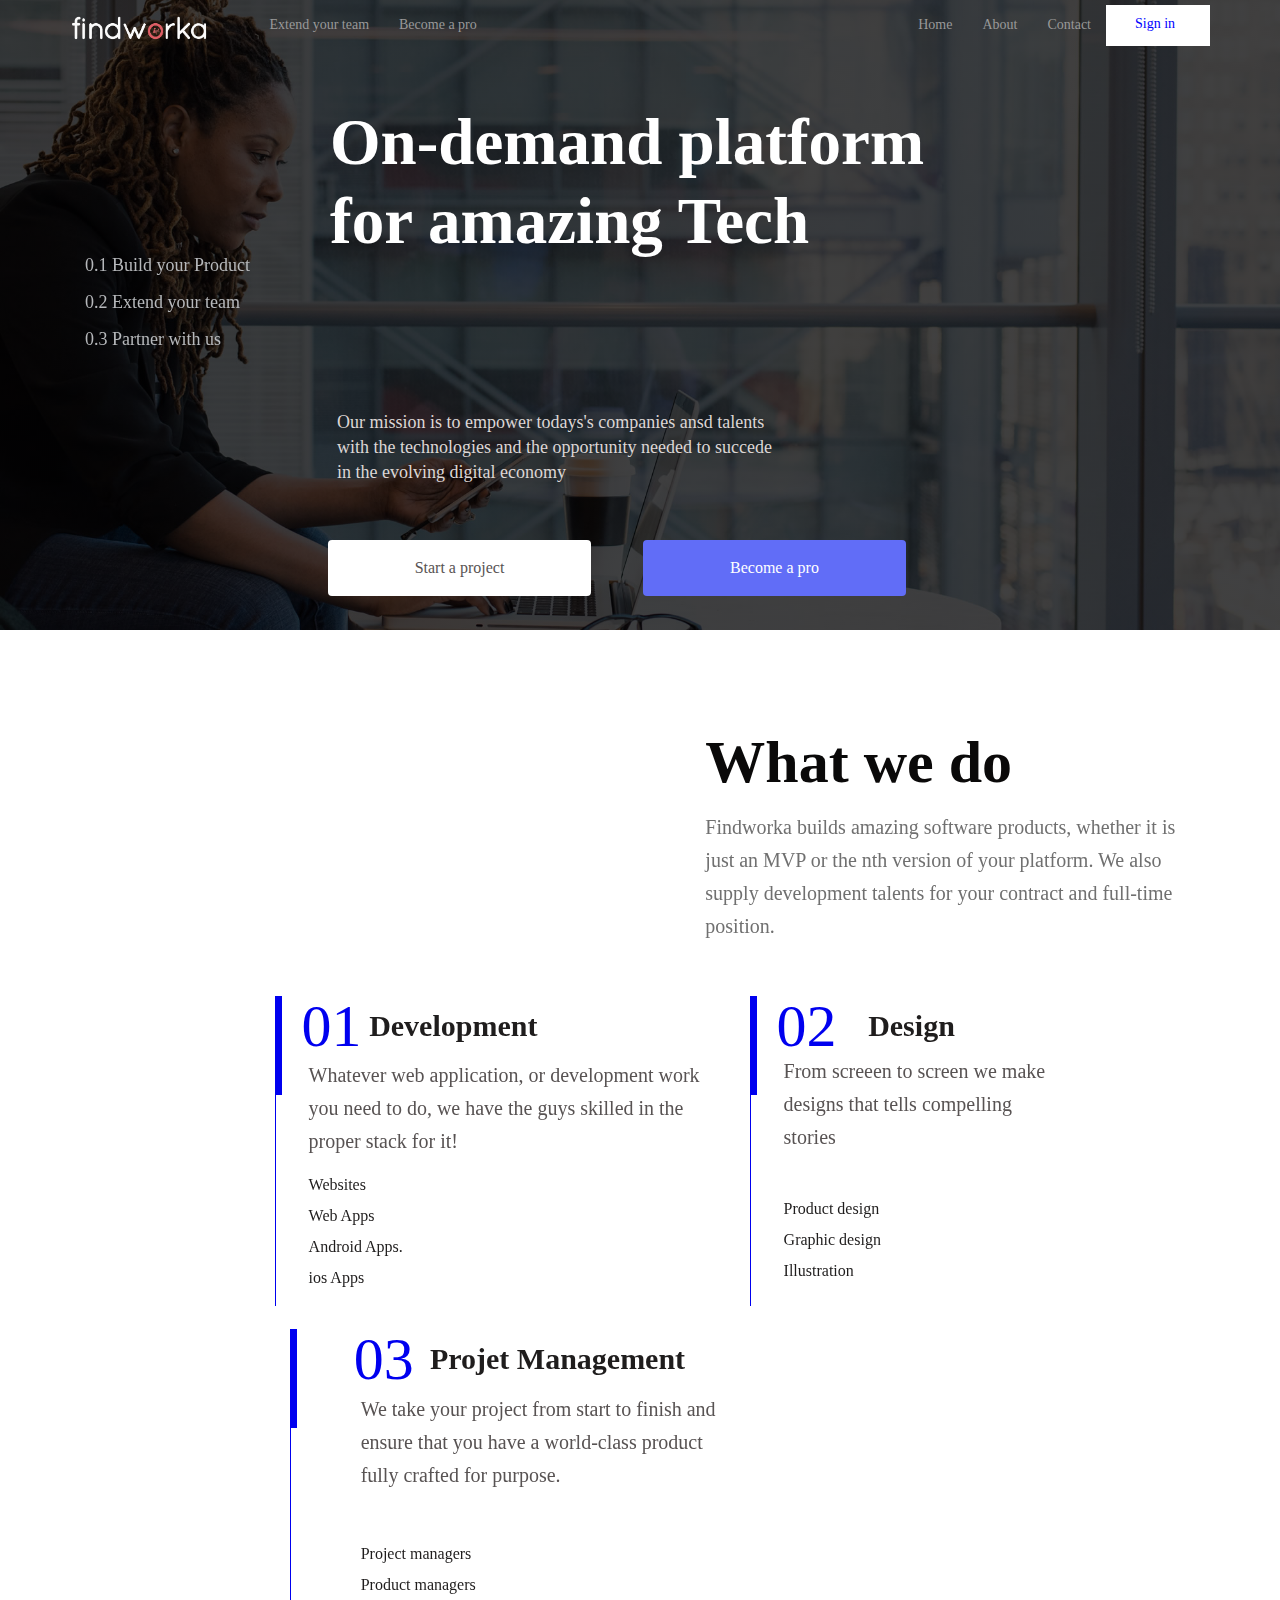
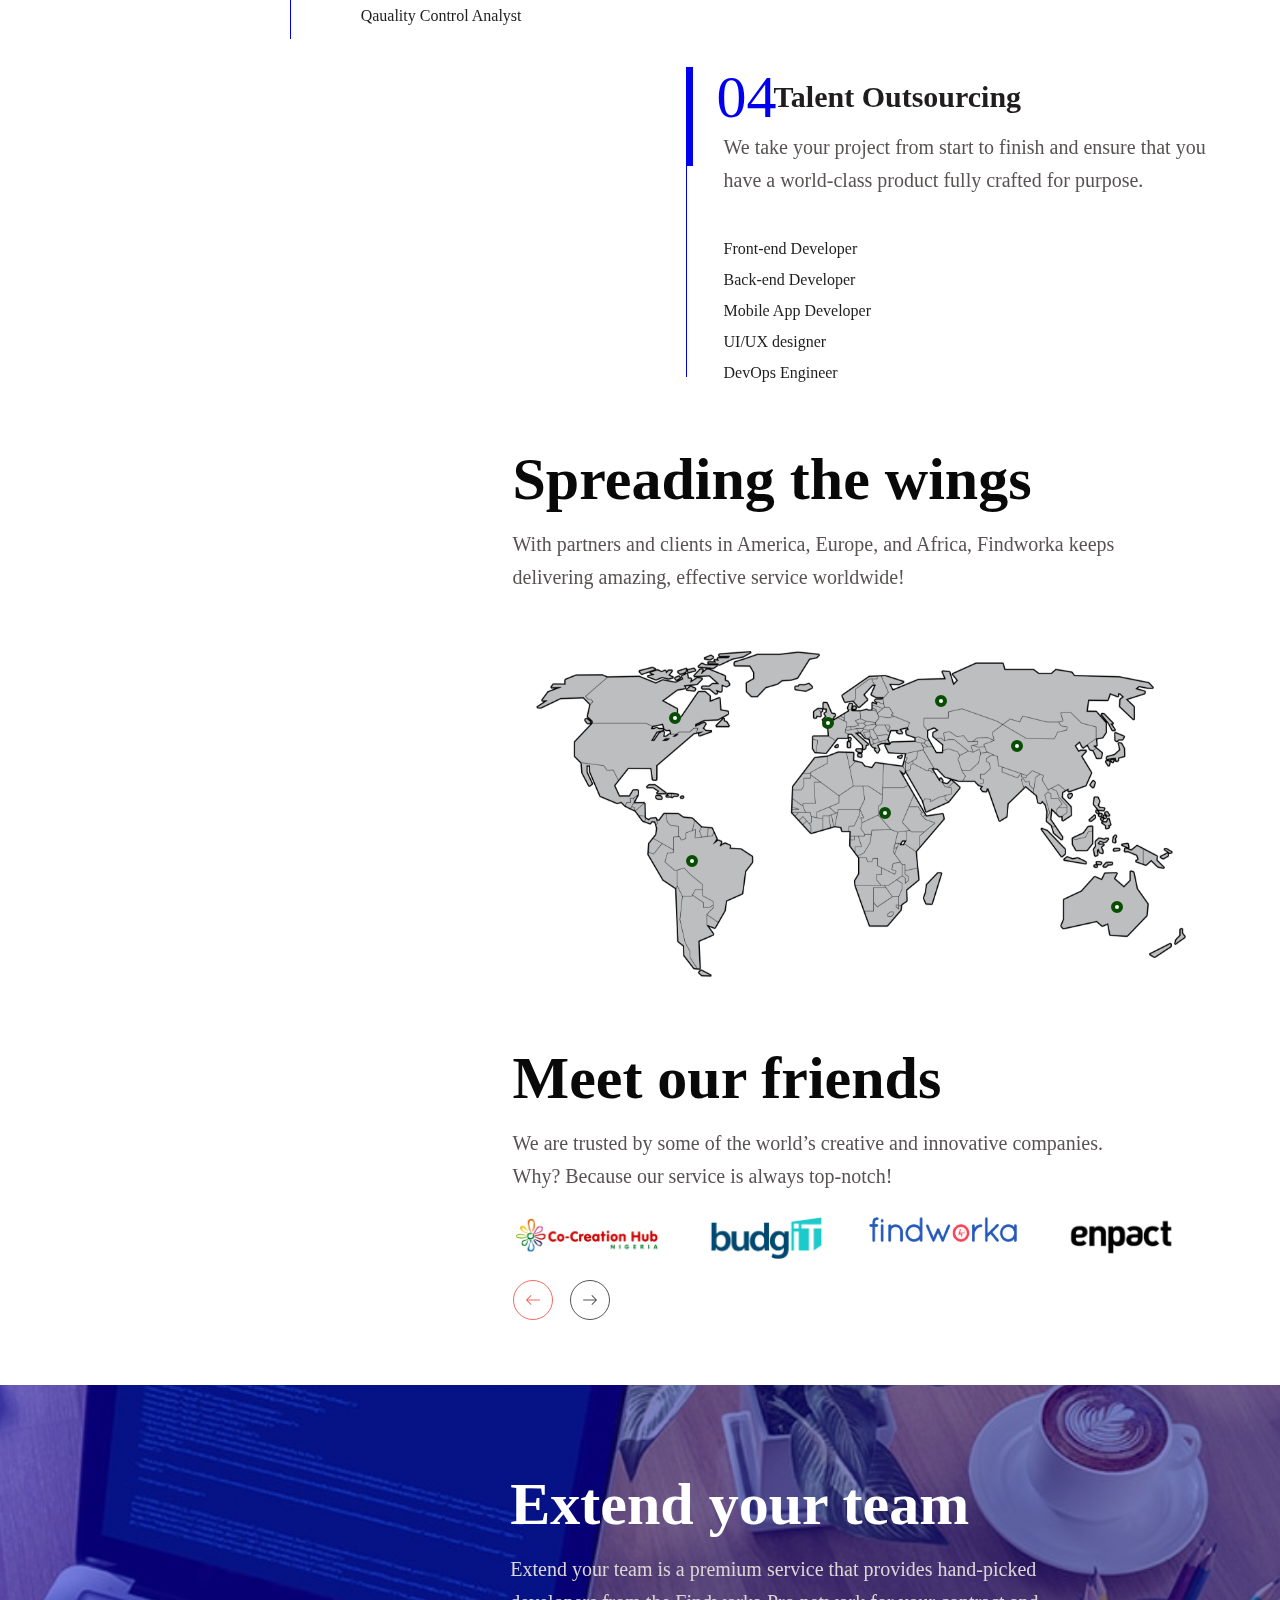
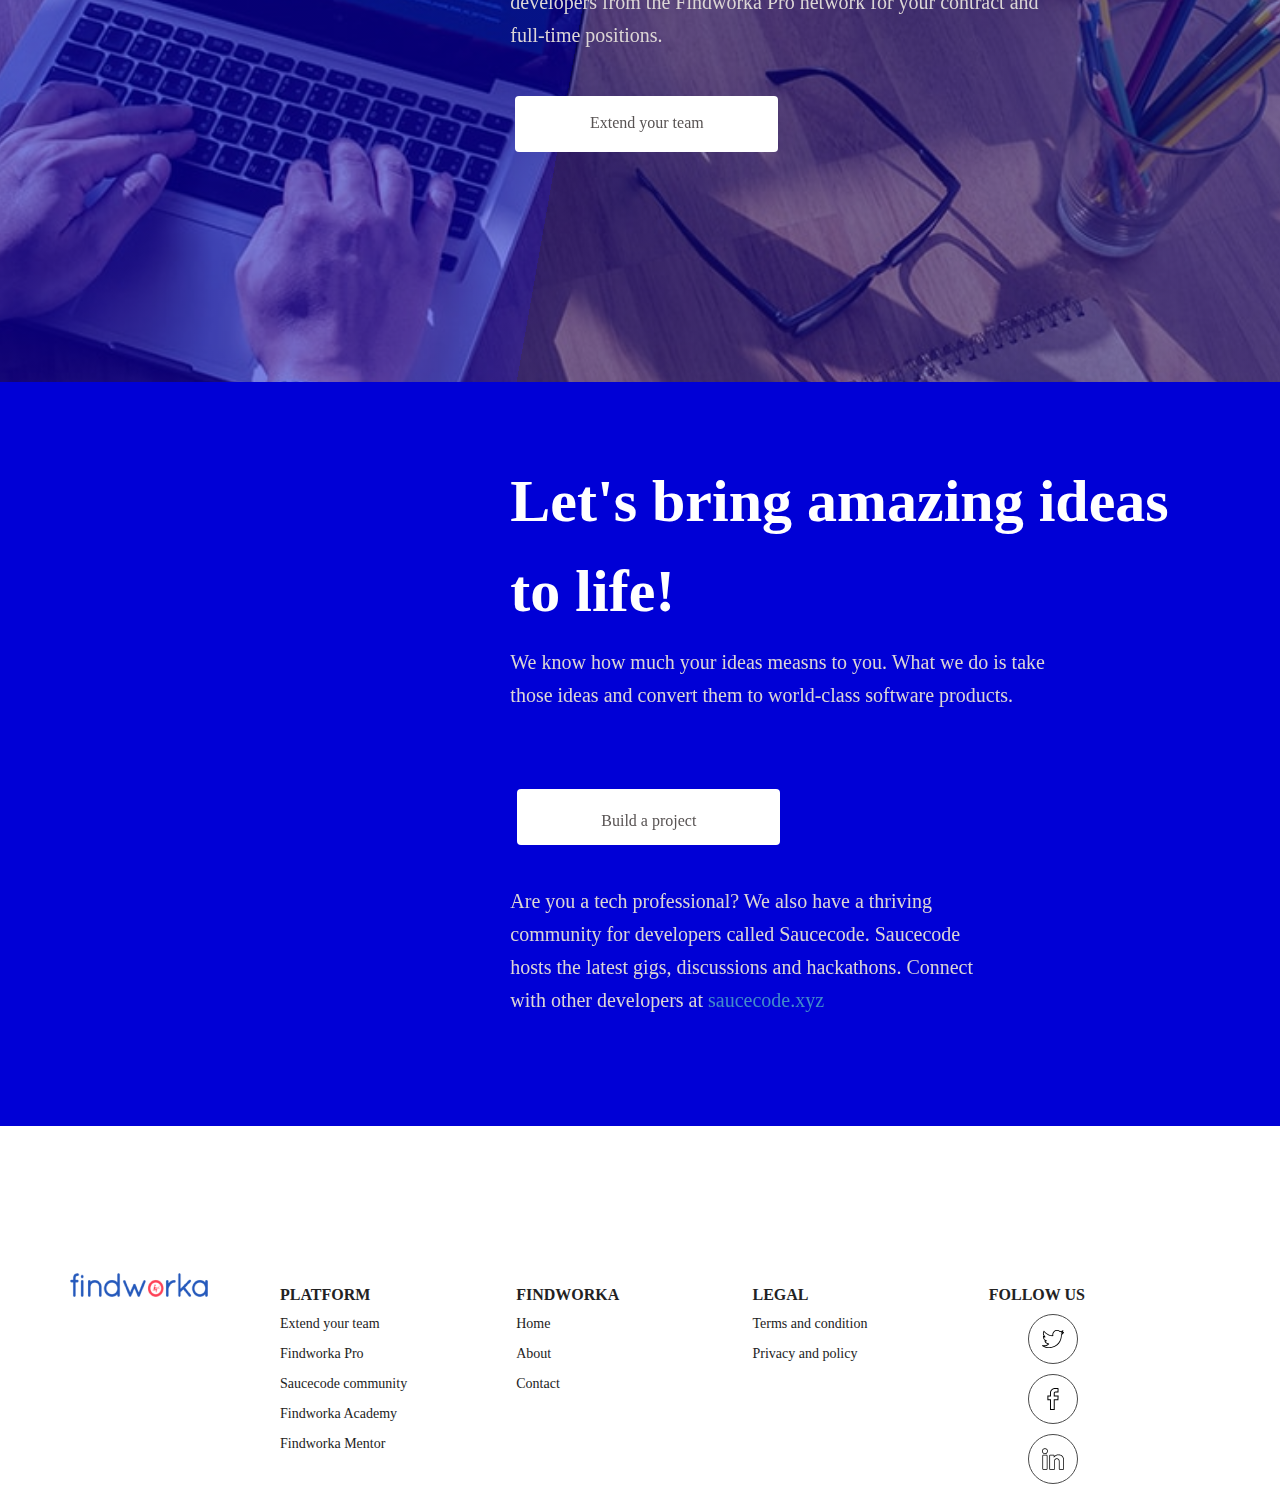
<file: index.html>
<!DOCTYPE html>
<html lang="en">
<head>
  <title>www.findworka.com</title>
  <meta charset="utf-8">
  <meta name="viewport" content="width=device-width, initial-scale=1">
  <link rel="stylesheet" href="./boostrap-3/css/bootstrap.min.css">
  <link rel="stylesheet" href="./css/findworka.css">
  
  
</head>
<body>
<header>
  <div class="banner">
  <nav class="navbar navbar-inverse">
   <div class="container">
   <div class="navbar-header">
        <a class="navbar-brand" href="www.findworka.com">
            <img src="./img/findworka-logo.png" class="logo"width="137" height="34">
         </a>
    </div>
    <ul class="nav navbar-nav __navbar">
                
        <li><a href="./html/extend.html" class="fello">Extend your team</a></li>
         <li><a href="#" class="fello" >Become a pro</a></li>
    </ul>
                
    <ul class="nav navbar-nav navbar-right">
        <li><a  href="#" class="fello"> Home</a></li>
        <li><a href="#" class="fello"> About</a></li>
        <li><a href="#" class="fello"> Contact</a></li>
        <li class="navsign" ><a href="#" class="navsign1" style="color:blue">Sign in</a></li>
    </ul>
    </div>
    </nav>

        
    <div class="container">
    <div class="row">
    <div class="col-md-2 col-xs-6">
    </div>
    <div class="col-md-10 col-xs-6">
    <div class="banner-text">   
       <p>
         On-demand platform <br>for amazing Tech  <br>
        <span class="slidingHorizontal">
         <span>products.</span> 
         <span>talents</span>
        <span>products.</span> 
         </span>
        </p>
    </div>
        
    <div class="mission">        
         <p>
         Our mission is to empower todays's companies ansd talents
         with the technologies and the opportunity needed to succede in the evolving digital
        economy
        </p>
                    
    </div>
    <div class="col-md-4" "col-xs-6">
         <button type="submit" class=" btn hire">Start a project</button>
    </div>
                                
    <div class="col-md-8" "col-xs-6">
        <button type="button" class="btn pro">Become a pro</button>
    </div>   
    </div>
    </div>
    </div>
    </div>
   

</header><!--End of header-->

<section style="position: relative;">
    <div class="row">
    <div class="container mainbody">    
    <div class="col-md-2">
    <!--fixed menu list on the homepage -->
    <div class="posfixed hidden-xs hidden-sm tech">
        <p >
            <a href="#" class="buil">0.1 Build your Product</a>
        </p>
        <p>
            <a href="#" class="buil">0.2 Extend your team</a>
        </p>
        <p>
            <a href="#" class="buil">0.3 Partner with us</a>
        </p>
   </div>
   </div>
        
    <div class="col-md-10">
    <div class="col-md-5">
                    
    </div>
    <div class="col-md-7 main">
        <p class="whatwedo"> What we do</p>
    <div class="whatwedo-p">
        <p>
        Findworka builds amazing software products, whether it is just an MVP or the nth version
        of your platform. We also supply development talents for your contract and full-time position.
        </p>
    </div>
    </div>


    <div class="us-1">
    <div class="row">
    <div class="col-md-6 col-sm-6 bar design">
    <div class="row ">
    <div class="col-md-1 col-xs-1 col-sm-1">
    <div class="line">
    <div class="thickline"></div>
    </div>
    </div>

    <div class="col-md-11 col-xs-10 col-sm-11">
    <div class="row">
    <div class="col-md-2 col-xs-2">
        <p class="no1">01</p>
    </div>
    <div class="col-md-10 col-xs-10">
        <p  class="web">Development</p>
    </div>
     
    </div>
        <p  class="watever">
        Whatever web application, or development work you need to do, we have the
        guys skilled in the proper stack for it!
        </p>
                        
        <p class ="front" > Websites</p>
        <p class ="front">Web Apps</p>
        <p class="front">Android Apps.</p>
        <p class="front">ios Apps</p>
                        
    </div>

    </div>
    </div>
    <div class="col-md-6 col-sm-6  bar ddesign">
    
    <div class="row design">
    <div class="col-md-1 col-xs-1 col-sm-1">
    <div class="line">
    <div class="thickline"></div>
    </div>
    </div>
    <div class="col-md-11 col-xs-10 col-sm-11">
    <div class="row">
    <div class="col-md-2 col-md-xs-2">
        <p class="no1">02</p>
    </div>
    <div class="col-md-10 col-xs-2">
        <p class="desi">Design</p>
    </div>
    </div>
        <p class="core">From screeen to screen we make designs that tells compelling stories</p>
        <p class="front">Product design</p>
        <p class="front">Graphic design</p>
        <p class="front">Illustration</p>
    </div>
    </div>
    </div>   
    </div>
    </div>
                
    
    <div class="us-1">
    <div class="prom">
    <div class="col bar">
    <div class="col-md-1 col-xs-1 col-sm-1">
    <div class="line">
    <div class="thickline"></div>
    </div>
    </div>
    <div class="col-md-11 col-xs-10 col-sm-11">
    <div class="row">
    <div class="col-md-1 col-xs-2 cols-xs-2">
        <p class="no1">03</p>
    </div>
    <div class="col-md-10 col-xs-10">
        <p class="man">Projet Management</p>
    </div>
    </div>
        <p class="manag">We take your project from start to finish and ensure
        that you have a world-class product fully crafted for purpose.</p>
        <p class="front">Project managers</p>
        <p class="front">Product managers</p>
        <p class="front">Qauality Control Analyst</p>                  
    </div>      
                                
    </div>
    </div>
    </div>
        
    <div class="row">
    <div class="col-md-5 col-sm-6"></div>
    <div class="col-md-7 col-sm-6">
    <div class="col bar design">
    <div class="col-md-1 col-xs-1 col-sm-1">
    <div class="line">
    <div class="thickline"></div>
    </div>
    </div>
    <div class="col-md-11 col-xs-10 col-sm-11">
    <div class="row">
    <div class="col-md-2 col-xs-2">
        <p class="no1">04</p>
    </div>
    <div class="col-md-10 col-xs-2">
        <p class="talent">Talent Outsourcing</p>
    </div>
    </div>
        <p class="talent-info">We take your project from start to finish and ensure
         that you have a world-class product fully crafted for purpose.</p>
        <p class="front">Front-end Developer</p>
        <p class="front">Back-end Developer</p>
        <p class="front">Mobile App Developer</p>
        <p class="front">UI/UX designer</p>
        <p class="front">DevOps Engineer</p>                         
    </div>
    </div>
    </div>
    </div>

     <div class="wings-design">
     <div class="row">
     <div class="col-md-3"></div>
     <div class="col-md-9">
        <p class="spread">Spreading the wings</p>
        <p class="spread-con">
         With partners and clients in America, Europe, and Africa, Findworka keeps delivering amazing,
         effective service worldwide!
        </p>


    <div class="map-design">
                    
    <div class="pulset">
    <span class="pulse pulse1 red-tooltip" data-toggle="tooltip" data-placement="top" title="" data-original-title="Rareseed Capital (US)"></span>
    <span class="pulse pulse2 red-tooltip" data-toggle="tooltip" data-placement="top" title="" data-original-title="Spot-Tech (UK)."></span>
    <span class="pulse pulse3 red-tooltip" data-toggle="tooltip" data-placement="top" title="" data-original-title="Afrolynk (Ghana)." ß=""></span>
    <span class="pulse pulse4 red-tooltip" data-toggle="tooltip" data-placement="top" title="" data-original-title="Togo3."> </span>
    <span class="pulse pulse5 red-tooltip" data-toggle="tooltip" data-placement="top" title="" data-original-title=" Afrolynk (Finland)."></span>
    <span class="pulse pulse6 red-tooltip" data-toggle="tooltip" data-placement="top" title="" data-original-title="Co-creation Hub, Budgit (Nigeria)"></span>
    <span class="pulse pulse7 red-tooltip" data-toggle="tooltip" data-placement="top" title="" data-original-title="Enpact (Germany)."></span>
    </div>
                    
    </div>
    
    <img src="./img/map.svg" class="map">
    
    <div class="meet-design">
        <p class= "spread">Meet our friends</p>
        <p class="spread-con">
        We are trusted by some of the world’s creative and innovative companies. Why? Because our service is always top-notch!
        </p>
    <div id="carousel-example" class="carousel slide team slideanim" data-ride="carousel">
    <div class="carousel-inner">
    <div class="item active">
    <div class="row">
    <div class="col-sm-3 col-xs-6">
        <img src="./img/cchub.png" class="img-responsive" alt="cchub">
    </div>
    <div class="col-sm-3 col-xs-6">
        <img src="./img/budgit.png" class="img-responsive" alt="budgit">
    </div>
    <div class="col-sm-3 col-xs-6">
        <img src="./img/findworka-logo2x.png" class="img-responsive" alt="findworka-logo">
    </div>
    <div class="col-sm-3 col-xs-6">
        <img src="./img/enpat.png" class="img-responsive" alt="">
    </div>
    </div>
    </div>
    <div class="item">
    <div class="row">
    <div class="col-sm-3 col-xs-6">
        <img src="./img/afrolynk.png" class="img-responsive" alt="">
    </div>
    <div class="col-sm-3 col-xs-6">
        <img src="./img/enpat.png" class="img-responsive" alt="">
    </div>
    <div class="col-sm-3 col-xs-6">
        <img src="./img/ynaija.png" class="img-responsive" alt="">
    </div>
    <div class="col-sm-3 col-xs-6">
    <img src="./img/civic.png" class="img-responsive" alt="">
    </div>
    </div>
    </div>
    </div>
                        
    <div class="controls">
        <a class="left btn" href="#carousel-example" data-slide="prev" style="color: #f46862;"><img src="../img/left-arrow.svg"></a>&nbsp; &nbsp;&nbsp;
        <a class="right btn " href="#carousel-example" data-slide="next" style="color: #585353;"><img src="../img/right-arrow.svg"></a>
    </div>
    </div>                      
    </div>
    <!--design ends here-->
    </div>
    </div>
                    
    </div>
    </div>
    <!--end of container for main body-->
    </div>
    <div class="bottom-design">
    <div class="container-fluid btbgimg">
    <div class="row">
    <div class="col-md-5"></div>
    <div class="col-md-7">
    <div class="extend">
        <p class="ext">Extend your team</p>
        <p class="extp">
        Extend your team is a
        premium service that provides hand-picked developers from the
        Findworka Pro network for your contract and full-time positions.
        </p>
        <a href="www.findworka.com" class="btn extbtn">Extend your team</a>
    </div>
    </div>
    </div>
    </div>
    
<!--THis is the begining of buttom design-->
    <div class="container-fluid btbgc">
    <div class="row">
    <div class="col-md-5"></div>
    <div class="col-md-7">
    <div class="extend">
    <p class="ext1">Let's bring amazing ideas <br>to life!</p>
    <p class="extp">
    We know how much your ideas measns to you.
    What we do is take those ideas and convert them to world-class software products.
    </p>
    <a href="#"><button type="submit" class =" btn build">Build a project</button></a>
    <p class="extnot">Are you a tech professional? We also have a
    thriving community for developers called Saucecode. 
    Saucecode hosts the latest gigs, discussions and hackathons. Connect 
    with other developers at<span class="extnotsp"><a href="http://saucecode.xyz/" target="blank" class="extsp"> saucecode.xyz</a></span></p>
    </div>
    </div>
    </div>
    </div>
    

    </div>
         
           
    </div>


</section><!--end of section-->

<footer >
    <div class="footer-content">
    <div class="container">
    <div class="row">
    <div class="col-md-2">
        <img src="./img/findworka-logo2x.png" height="24px" width="137px" class="logo">
    </div>
    <div class="col-md-10">
    <div class="col-md-3">
        <h4 class="footin">
            <b>PLATFORM</b>
        </h4>
        
            <p>Extend your team</p>
            <p>Findworka Pro</p>
            <p>Saucecode community</p>
            <p>Findworka Academy</p>
            <p>Findworka Mentor</p>
    </div>
   
   
  
    <div class="col-md-3">
        <h4 class="footin">
            <b>FINDWORKA</b>
        </h4>
        <p>Home</p>
        <p>About</p>
        <p>Contact</p>
    </div>

    <div class="col-md-3">
        <h4 class="footin">
            <b>LEGAL</b>
        </h4>
        <p>Terms and condition</p>
        <p>Privacy and policy</p>
    </div>

    <div class="col-md-3">
        <h4 class="footin">
            <b>FOLLOW US</b>
        </h4>
        <div class="row">
            <div class="col-xs-4 col-sm-2"></div>
            <div class="col-xs-4 col-sm-8">
                <p class="footimg">
                    <a href="#"><img src="./img/twitter.svg"></a>
                </p>
                <p class="footimg">
                    <a href="#"><img src="./img/facebook.svg"></a>
                </p>

                <p class="footimg">
                        <a href="#"><img src="./img/linkedin.svg"></a>
                    </p>


            </div>
            <div class="col-sm-4 col-sm-2"></div>

        </div>



    </div>


    </div>


    </div>
    </div>
    
   


</footer>












</body>
<!---->
<script src="./boostrap-3/js/jqueryV3.3.1.js"></script>
<!-- ./boostrap-3/js/bootstrap.jquery V3.3.1.js -->
<script src="./boostrap-3/js/bootstrap.min.js"></script>
<!-- ./boostrap-3/js/bootstrap.min.js -->
<!-- <script>
    $(window).scroll(function() {
    $(".slideanim").each(function(){
      var pos = $(this).offset().top;

      var winTop = $(window).scrollTop();
        if (pos < winTop + 600) {
          $(this).addClass("slide");
        }
    });
}); -->
</script>



<html>
</file>
<file: css/findworka.css>
/*css for findworkaweb*/

body{
    font-family: '', Poppins-Regular;
    font-size: 14px;
    color: #222222;
    font-weight: normal;
    overflow-x: hidden;
    line-height: 20px;
}
.banner{
    background: linear-gradient(100deg, rgba(1, 1, 2, 0.75) 50%, rgba(1, 1, 2, 0.75) 50%), url(../img/findimage.jpg);
    background-position: center;
    background-repeat: no-repeat;
    background-size: cover;
    min-height: 630px;

}


.container{
    justify-content: space-between;
}

.logo{
    width: 137.5px;
    margin-top: -4px;
}

.navbar{
    background-color: transparent;
    border: none;
}
.navbar-brand {
    float: left;
    height: 50px;
    padding: 15px 15px;
    font-size: 18px;
    line-height: 20px;
  }  

p{
    margin: 0 0 10px;  
}

.row{
    margin-left:-15px;
    margin-right:-15px;
}

.btop{
    margin: 67px;
}
.mission{
    
    width: 507px;
    height: 50px;
    font-size: 18px;
    line-height: 1.39;
    color: #dcd6d5;
    margin-top: 50px;
    font-family: Sofia Pro Regular;
    margin-top: 20px;
    margin-left: 1em;
}

.mission p{
    margin-left:3em; 
}

.banner-text{
     
    margin-top: 30px;
    width: 725px;
    height: 287px;
    font-size: 65px;
    font-weight: 600;
    font-family: Poppins-SemiBold;
    line-height: 1.21;
    color: #ffffff;
    margin-left: 1em;
    }


.hire{
    width: 263px;
    height: 56px;
    background-color: #ffffff;
    font-size: 16px;
    font-weight: 500;
    font-family: Poppins-Medium;
    line-height: 1.56;
    color: #585353;
    transition: all 0.4s ease-in;
    margin-top:5em;
    margin-left: 3em;   

}

.hire:hover {
    background-color: transparent;
    border: solid 1px #ffffff;
    color: #ffffff;
}
    
.pro{
    width: 263px;
    height: 56px;
    background-color: #616df7;
    font-size: 16px;
    font-weight: 500;
    font-family: Poppins-Medium;
    line-height: 1.00;
    color:white;
    transition: all 0.4s ease-in;
    margin-top:5em;
    margin-left: 3em;
    }
.pro:hover{
    background-color: transparent;
    border: solid 1px #ffffff;
    color: #ffffff;
    
}
    

.slidingHorizontal {
    display: inline;
    text-indent: 0px;
    font-weight: bold;
    }
.slidingHorizontal span:nth-child() {
    animation-delay: 2.5s;
    -ms-animation-delay: 2.5s;
    -webkit-animation-delay: 2.5s;
    }

.slidingHorizontal span:nth-child(2) {
    animation-delay: 5s;
    -ms-animation-delay: 5s;
    -webkit-animation-delay: 5s;
    }

.slidingHorizontal span:nth-child(3) {
    animation-delay: 7.5s;
    -ms-animation-delay: 7.5s;
    -webkit-animation-delay: 7.5s;
    }

.slidingHorizontal  span {
     animation: leftToRight 7.5s linear infinite 0s;
     -ms-animation: leftToRight 7.5s linear infinite 0s;
     -webkit-animation: leftToRight 7.5s linear infinite 0s;
     color: #fff;
     opacity: 0;
     overflow: hidden;
     position: absolute;
    }

 /* animation  keyframes*/
@-moz-keyframes leftToRight{
    0% {opacity: 0;}
    5% {opacity: 0; -moz-transform: translateX(-50px);}
    10% {opacity: 1; -moz-transform: translateX(0px);}
    25% {opacity: 1; -moz-transform: translateX(0px);}
    30% {opacity: 0; -moz-transform: translateX(50px);}
    80% {opacity: 0;}
    100%{opacity: 0;}
    }

@-webkit-keyframes leftToRight{
    0% {opacity: 0;}
    5%{opacity:0; -webkit-transform:translatex(-50px); }
    10%{opacity:1; -webkit-transform:translatex(0px); }
    25%{opacity:0; -webkit-transform:translatex(0px); }
    30%{opacity:0; -webkit-transform:translatex(50px); }
    80%{opacity:0;}
    100%{ opacity:0;}
    }
@-moz-keyframes leftToRight{
    0% {opacity: 0;}
    5%{opacity:0; -webkit-transform:translatex(-50px); }
    10%{opacity:1; -webkit-transform:translatex(0); }
    25%{opacity:0; -webkit-transform:translatex(0px); }
    30%{opacity:0; -webkit-transform:translatex(50px); }
    80%{opacity:0;}
    100%{ opacity:0;}

    }
/*keyframes for tooltip animation*/

@keyframes pulse{

0%{
    -moz-box-shadow: 0 0 0 3px rgba(255, 17, 119, 0.4);
     box-shadow: 0 0 0 3px rgba(255, 17, 119, 0.4);
}
70% {
    -moz-box-shadow: 0 0 0 10px rgba(255, 17, 119, 0);
    }

    100% {
    -moz-box-shadow: 0 0 0 0 rgba(255, 17, 119, 0);
}
}


.navsign{
    width: 104px;
    height: 41px;
    background-color: #ffffff;
    /* border: solid 2px #091cf7; */
    line-height: 7.29;
    color: #091cf7;
    font-size: 14px;
    margin-top: 5px;
    transition: all 0.4s ease-in;
}

.navsign1{
    padding: 9px 29px !important;
    color:#091cf7;
}

   


.whatwedo {
    height: 84px;
    font-size: 60px;
    font-weight: 600;
    line-height: 1.5;
    font-family: Poppins-SemiBold;
    color: #0a0909;
    margin-left: 32px;
    margin-top: 87px;
    }

.exteam{
    height: 84px;
    font-size: 60px;
    font-weight: 600;
    line-height: 1.5;
    font-family: Poppins-SemiBold;
    color: #0a0909;
    margin-right: 32px;
    margin-top: 87px;

    }

.whatwedo-p {
    width: 481px;
    height: 165px;
    font-family: Sofia Pro Regular;
    font-size: 20px;
    line-height: 1.65;
    color: #707070;
    margin-left: 32px;
    }
.web{
    width: 286px;
    height: 68px;
    font-size: 30px;
    font-weight: 600;
    line-height: 3.33;
    color: #1f1d1d;
    margin-left: -18px;
    font-family: Poppins-SemiBold;
}

.watever {
    width: 395px;
    height: 116px;
    font-family: Sofia Pro Regular;
    font-size: 20px;
    line-height: 1.65;
    color: #585353;
    margin-top: 5px;
    margin-left: -6px;
}

.__navbar{
    margin-left: 32px;
    }

.fello:hover:after {
    top: 5px;
    background: #dcd6d5;
    }

.fello:after {
    content: '\00a0';
    display: block;
    height: 3px;
    width: 100%;
    position: relative;
    top: -2px;
    background: transparent;
    transition: top .3s ease-out;
    -webkit-transition: top .3s ease-out;
    }

.banner {
    background: linear-gradient(100deg, rgba(1, 1, 2, 0.75) 50%, rgba(1, 1, 2, 0.75) 50%), url('../img/findimage.jpg');
    /* background-attachment: fixed; */
    background-position: center;
    background-repeat: no-repeat;
    background-size: cover;
     /* min-height: 885.5px; */
    min-height: 630px;
    }

.line{
    width: 1px;
    height: 310px;
    background-color: #0000ef;
    margin-top: 20px;
    }

.thickline {
    width: 7px;
    height: 99px;
    background-color: #0000ef;
}


.no1{
    width: 55px;
    height: 60px;
    font-family: Goku;
    font-size: 60px;
    line-height: 1.67;
    color: #0000ef;
    margin-left: -13px;
    }

.front{
    height: 29px;
    font-size: 16px;
    font-weight: 500;
    line-height: 0;
    color: #1f1d1d;
    margin-left: -6px;
    font-family: Poppins-Medium;
    margin-bottom: 2px;
    top:-5px;
    }

.desi {
    width: 286px;
    height: 77px;
    font-size: 30px;
    font-weight: 600;
    line-height: 3.33;
    color: #1f1d1d;
    margin-left: 6px;
    font-family: Poppins-SemiBold;
    margin-bottom:2px
    }

.core {
    width: 280px;
    height: 144px;
    font-family: Sofia Pro Regular;
    font-size: 20px;
    line-height: 1.65;
    color: #585353;
    margin-left: -6px;
    }

.manag{

    width: 360px;
    height: 151px;
    font-family: Sofia Pro Regular;
    font-size: 20px;
    line-height: 1.65;
    color: #585353;
    margin-left: -6px;
    }

.man {
    width: 386px;
    height: 74px;
    font-size: 30px;
    font-weight: 600;
    line-height: 3.33;
    color: #1f1d1d;
    margin-left: -7px;
    font-family: Poppins-SemiBold;
    }

.talent{
    width: 375px;
    height: 74px;
    font-size: 30px;
    font-weight: 600;
    line-height: 3.33;
    color: #1f1d1d;
    margin-left: -36px;
    font-family: Poppins-SemiBold;
    }

.talent-info{
    width: 515px;
    height: 108px;
    font-family: Sofia Pro Regular;
    font-size: 20px;
    line-height: 1.65;
    color: #585353;
    margin-left: -6px;
    }
.spread{
    height: 84px;
    font-size: 60px;
    font-weight: 600;
    line-height: 1.5;
    color: #0a0909;
    font-family: Poppins-SemiBold;
    padding-top: 30px;
    }


.spread-con{
    width: 635px;
    height: 60px;
    font-family: Sofia Pro Regular;
    font-size: 20px;
    line-height: 1.65;
    color: #585353;
    padding-top: 30px;
    }

.pulset{
    margin-top: -2px;
    }

    

.pulse {
    margin: 6px;
    display: block;
    width: 12px;
    height: 12px;
    border-radius: 50%;
    background: #fff;
    border: 4px solid rgb(8, 78, 2);
    /* cursor: pointer; */
    box-shadow: 0px 0px 0px 0px rgba(247, 11, 3, 0.904);
    animation: pulse 1.5s infinite;
    }

.pulse1{
    position: absolute;
    bottom: 64.4%;
    margin-left: 22%;
    }
   
.pulse2{
    position: absolute;
    bottom: 48.8%;
    margin-left: 24.4%;
    }

.pulse3 {
    position: absolute;
    bottom: 61.3%;
    margin-left:70%;
    }
.pulse4 {
    position: absolute;
    bottom:63.8%;
    margin-left: 43.4%;
    }
    
.pulse5 {
    margin-left: 51.4%;
    bottom: 54%;
    position: absolute;
    }
 .pulse6 {
    position: absolute;
    bottom: 66.3%;
    margin-left: 59.3%;
    }

.pulse7 {
    position: absolute;
    bottom: 43.7%;
    margin-left: 84%;
    }
 .team{
    margin-top:60px;
    }
.active:after{
    height:6px !important;
    background-color: #a7a7a7;
    }

.posfixed {
    position: fixed !important;
    top: 28%;
    font-size: 18px;
    font-weight: 500;
    line-height: 1.5;
    color: #dcd6d5;
    }
   
.buil{
    color:#b6b8bb;
}

.extend {
    margin-left: -33px;
    margin-top: 74px;
    }

.ext{
    height: 84px;
    font-size: 60px;
    font-weight: 600;
    line-height: 1.5;
    color: #ffffff;
    margin-top:px;
    font-family: Poppins-SemiBold;
    }

 .ext1{
    height: 84px;
    font-size: 60px;
    font-weight: 600;
    line-height: 1.5;
    color: #ffffff;
    margin-top:px;
    font-family: Poppins-SemiBold;
    padding-bottom: 3em;
    }

.extp{
    width: 551px;
    height: 133px;
    font-family: Sofia Pro Regular;
    font-size: 20px;
    line-height: 1.65;
    color: #dcd6d5;
 }

.extbtn {
    width: 263px;
    height: 56px;
    padding-top: 14px;
    background-color: #ffffff;
    font-size: 16px;
    font-weight: 500;
    line-height: 1.56;
    color: #585353;
    font-family: Poppins-Medium;
    transition: all 0.4s ease-in;
    margin-left: 5px;
    }

.extbtn:hover {
    background-color: transparent;
    border: solid 1px #ffffff;
    color: #ffffff;
    }
        

.exlet{
    height: 174px;
    font-size: 50px;
    font-weight: 600;
    line-height: 1.5;
    color: #ffffff;
    font-family: Poppins-SemiBold;
    padding-top:10px;
   }

.map{
    margin-top:5em;
    }

.carousel-inner{
    position: relative;
    width: 100%;
    overflow: hidden;
}
/* .btbgc{
    background-color: #0000d6;
    width:cover;
   min-height: 885.5px;
   min-height:630px;
} 
.yteam{
    background-color:#0000ef;
    background: linear-gradient(100deg, rgba(17, 17, 228, 0.75) 45%, rgba(1, 1, 2, 0.65) 45%);
    background:transparent; 
    min-height: 630px;
}
*/
.build{
    width: 263px;
    height: 56px;
    background-color: #ffffff;
    font-size: 16px;
    font-weight: 500;
    font-family: Poppins-Medium;
    line-height: 1.56;
    color: #585353;
    transition: all 0.4s ease-in;
    margin-left: 7px;
    padding-top:14px;
}

.build:hover {
    background-color: transparent;
    border: solid 1px #ffffff;
    color: #ffffff;
}
    
.extnot {
    width: 475px;
    height: 133px;
    font-family: Sofia Pro Regular;
    font-size: 20px;
    line-height: 1.65;
    color: #dcd6d5;
    margin-top: 40px;
}   

.controls > a {
    color: #868686;
    font-size: 17px;
    font-weight: 300;
    border: 1px solid;
    height: 40px;
    width: 40px;
    border-radius: 50%;
    margin-top: 3%;
}

.footer-content{
    margin-top:150px;
}

.footin{
    font-family: Poppins-SemiBold;
    font-size: 16px;
}

.footimg{
    width: 50px;
    height: 50px;
    background-color: rgba(255, 255, 255, 0);
    border: solid 1.5px #4a4a4a;
    border-radius: 50%;
    padding: 13px;
}
.btbgimg{
    margin-top: 5%;
    background: linear-gradient(100deg, rgba(0, 0, 214, 0.5) 45%, rgba(6, 6, 154, 0.5) 45%), url(../img/computer2.jpg);
    background-position: center;
    background-repeat: no-repeat;
    background-size: cover;
    min-height: 597px;
}

.btbgc{
    height: 744px;
    background-color: #0000d6;
}

.form-group {
    margin-bottom: 15px;
}

.__fidfor {
    /* height: 44px; */
    font-size: 20px;
    font-family: Poppins-Medium;
    font-weight: 500;
    color: #1f1d1d;
    line-height: 1.3;
}

label {
    display: inline-block;
    max-width: 100%;
    margin-bottom: 5px;
    font-weight: 700;
}
</file>
